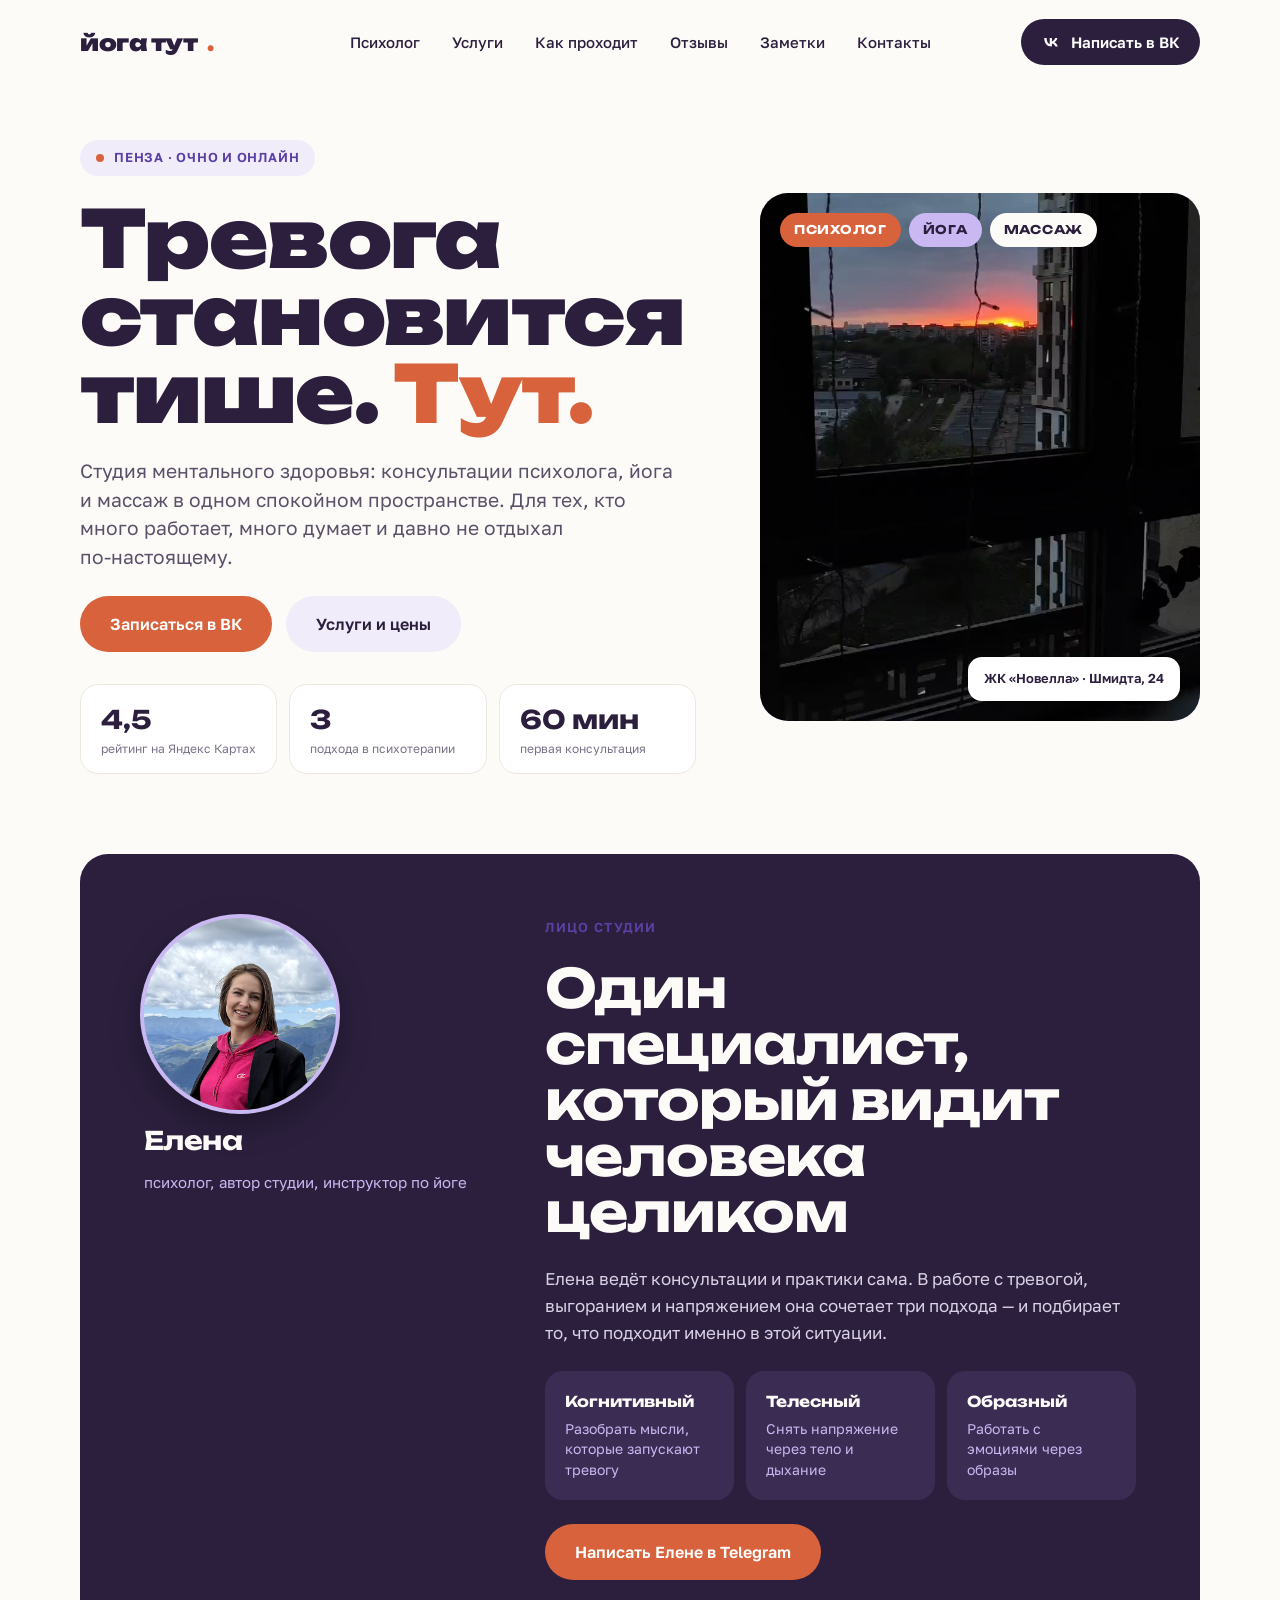
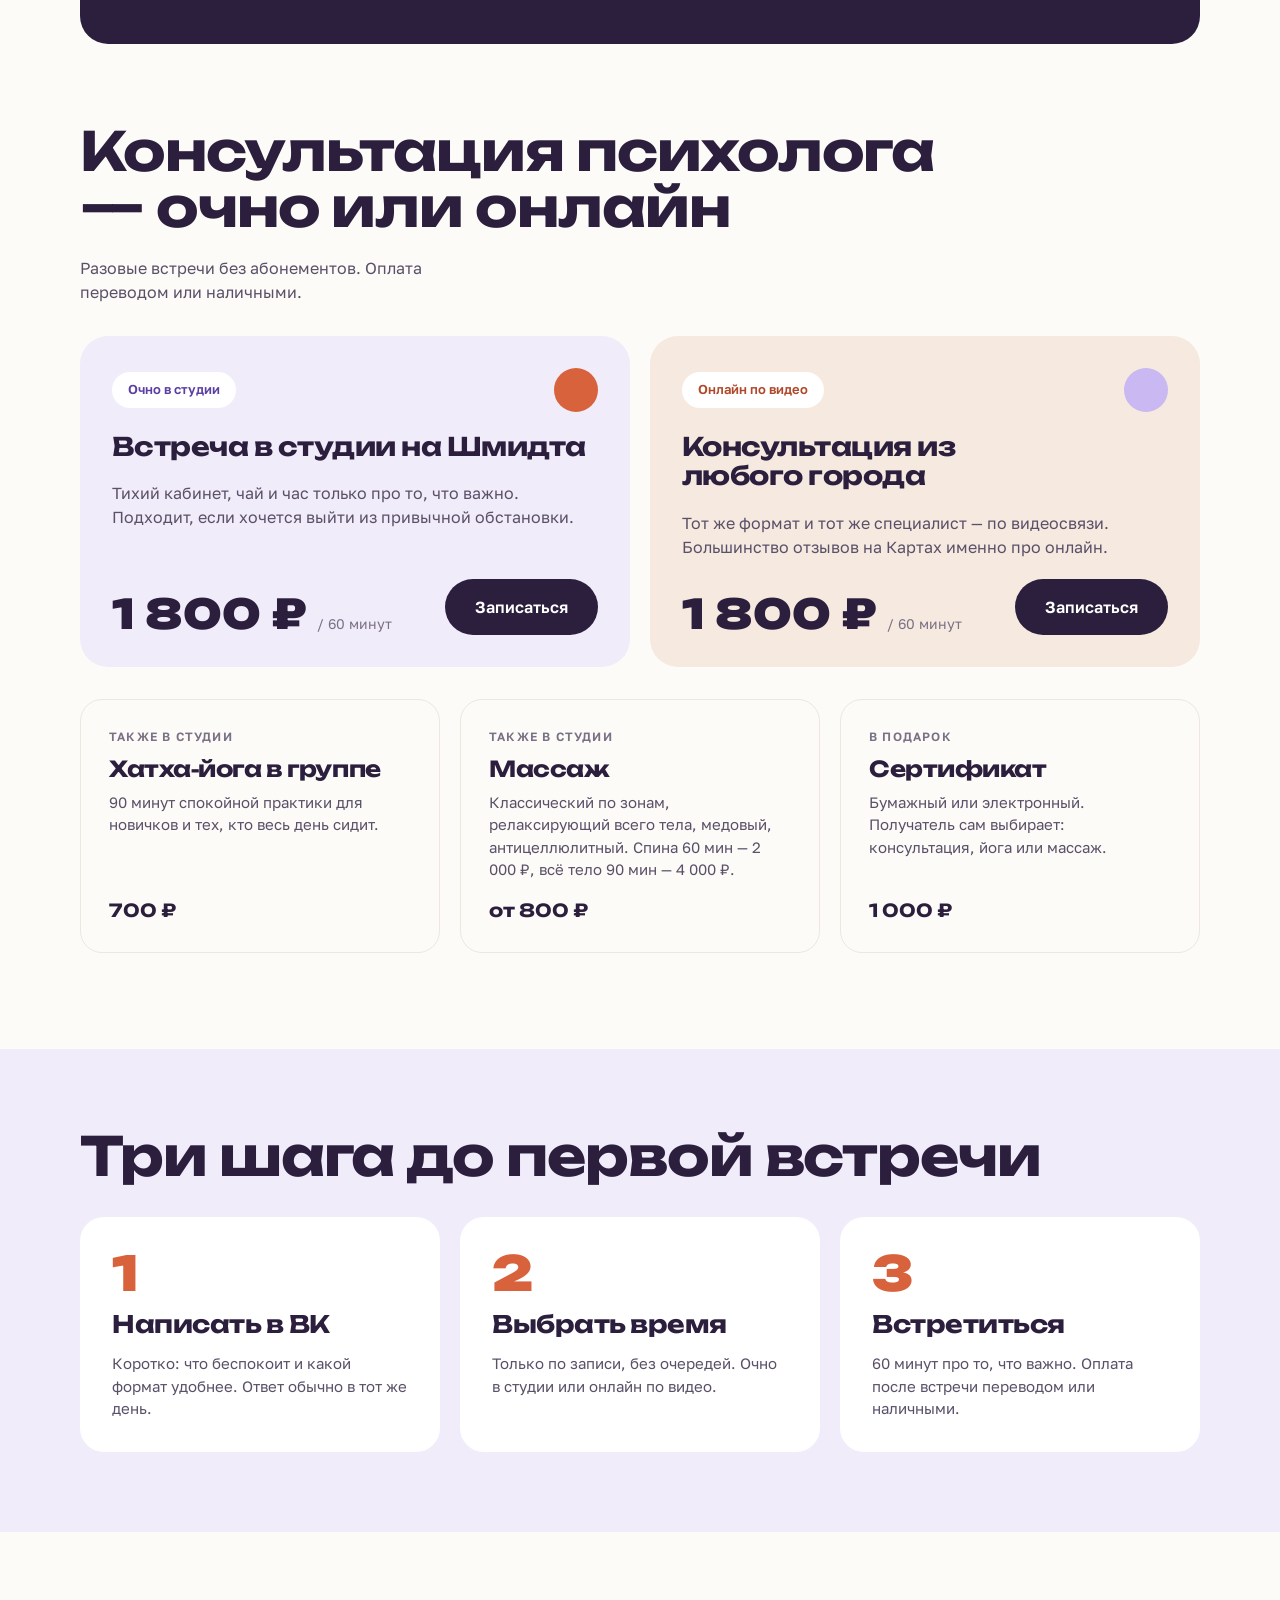
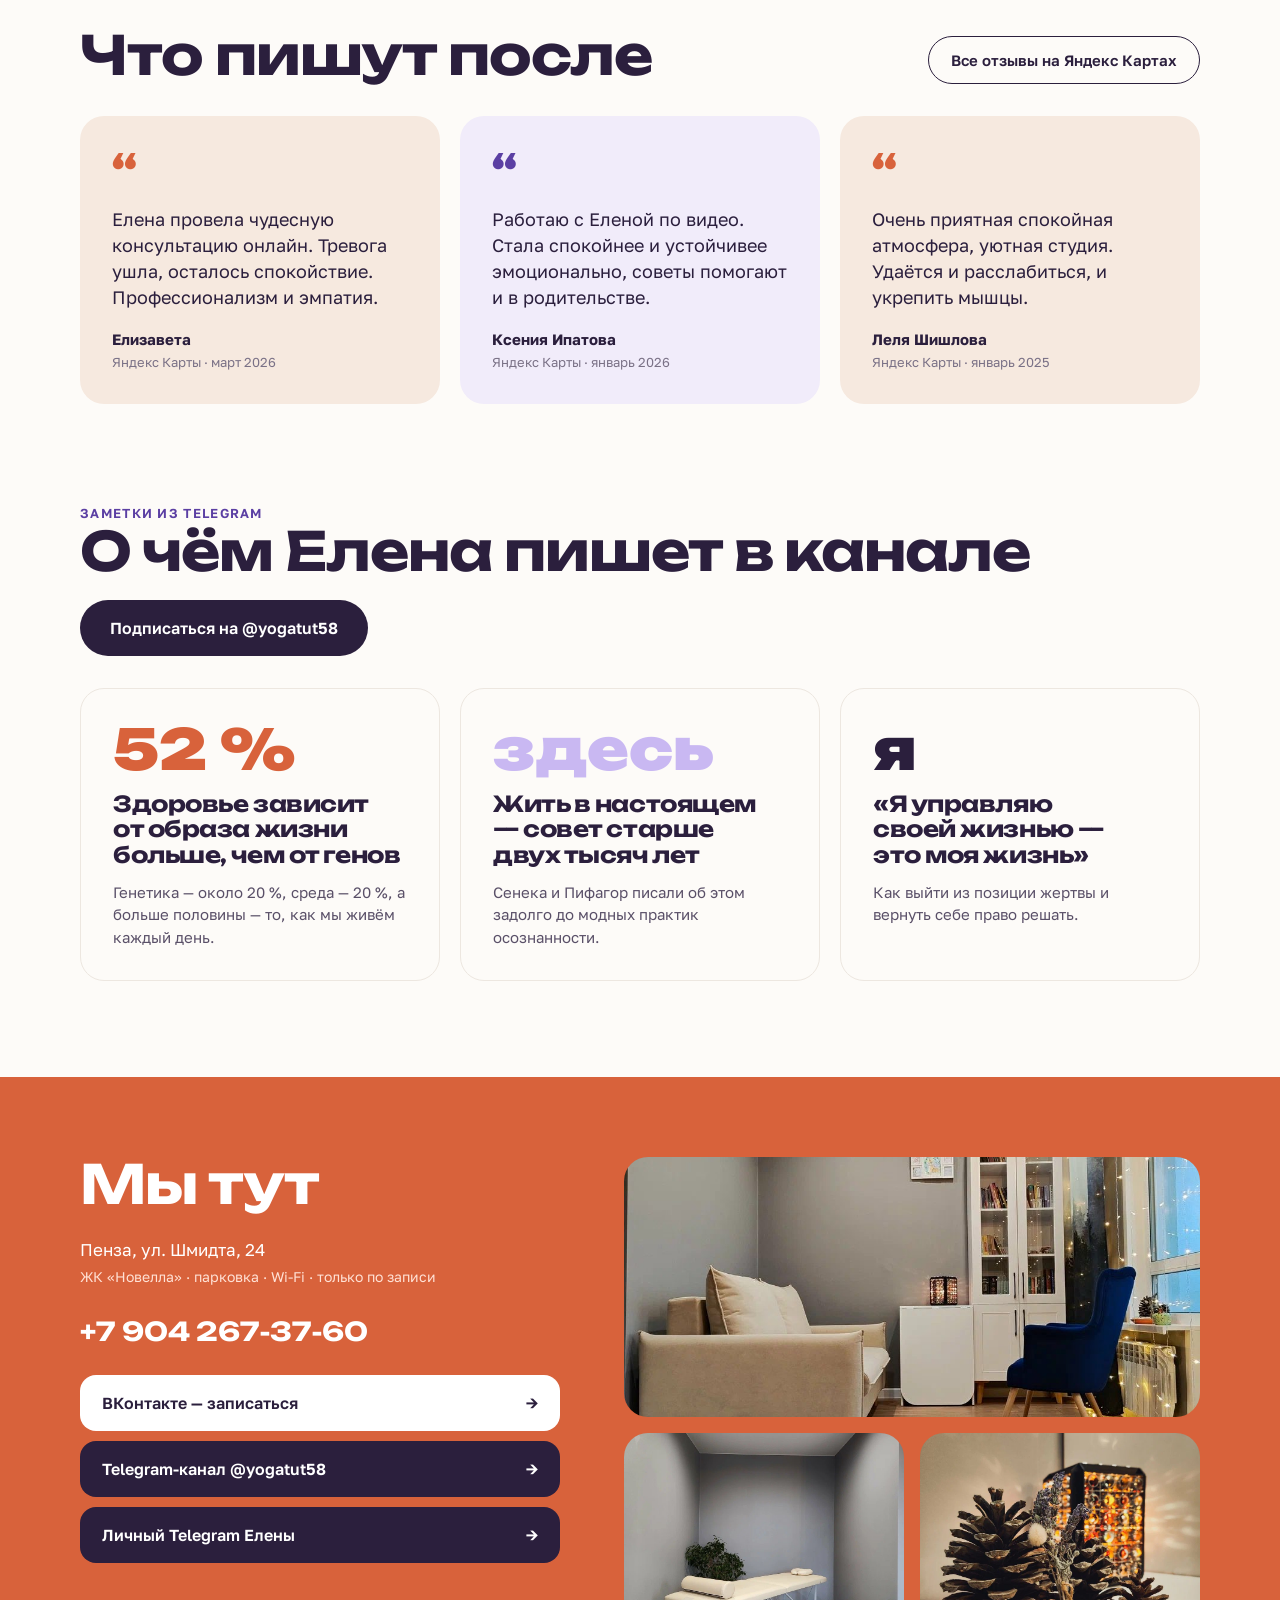
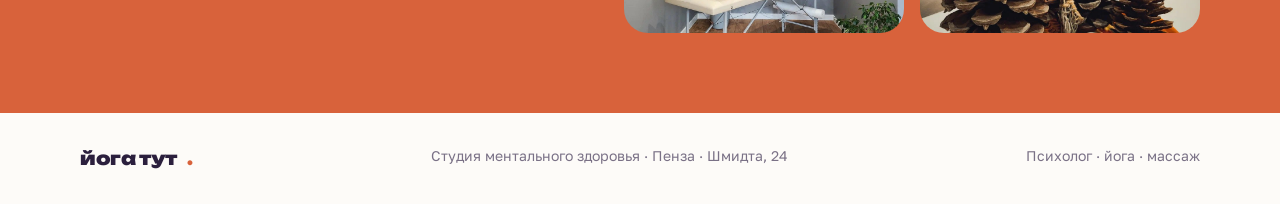
<file: index.html>
<!doctype html>
<html lang="ru">
<head>
<meta charset="utf-8">
<meta name="viewport" content="width=device-width, initial-scale=1">
<title>Йога тут — студия ментального здоровья в Пензе</title>
<meta name="description" content="Консультации психолога очно и онлайн, хатха-йога и массаж. Пенза, ул. Шмидта, 24. Только по записи.">
<link rel="canonical" href="https://yogatut58.ru/">
<meta property="og:type" content="website">
<meta property="og:site_name" content="Йога тут">
<meta property="og:locale" content="ru_RU">
<meta property="og:url" content="https://yogatut58.ru/">
<meta property="og:title" content="Йога тут — психолог, йога и массаж в Пензе">
<meta property="og:description" content="Студия ментального здоровья: консультации психолога очно и онлайн, хатха-йога, массаж. Шмидта, 24. Только по записи.">
<meta property="og:image" content="https://yogatut58.ru/assets/og.jpg">
<meta property="og:image:width" content="1200">
<meta property="og:image:height" content="630">
<meta property="og:image:alt" content="Йога тут — студия ментального здоровья в Пензе">
<meta name="twitter:card" content="summary_large_image">
<meta name="twitter:title" content="Йога тут — психолог, йога и массаж в Пензе">
<meta name="twitter:description" content="Консультации психолога очно и онлайн, хатха-йога, массаж. Пенза, Шмидта, 24.">
<meta name="twitter:image" content="https://yogatut58.ru/assets/og.jpg">
<link rel="icon" href="assets/favicon.svg" type="image/svg+xml">
<link rel="preconnect" href="https://fonts.googleapis.com">
<link rel="preconnect" href="https://fonts.gstatic.com" crossorigin>
<link href="https://fonts.googleapis.com/css2?family=Unbounded:wght@500;700;900&family=Golos+Text:wght@400;500;600;700&display=swap" rel="stylesheet">
<link rel="stylesheet" href="style.css">
<script>(function(){var n=1;try{n=(parseInt(localStorage.getItem('logo')||'0',10)%3)+1;localStorage.setItem('logo',n)}catch(e){}document.documentElement.setAttribute('data-logo',n)})();</script>
<!-- Яндекс Метрика -->
<script>
(function(m,e,t,r,i,k,a){m[i]=m[i]||function(){(m[i].a=m[i].a||[]).push(arguments)};m[i].l=1*new Date();
for(var j=0;j<document.scripts.length;j++){if(document.scripts[j].src===r){return;}}
k=e.createElement(t),a=e.getElementsByTagName(t)[0],k.async=1,k.src=r,a.parentNode.insertBefore(k,a)})
(window,document,"script","https://mc.yandex.ru/metrika/tag.js?id=113128505","ym");
ym(113128505,"init",{clickmap:true,trackLinks:true,accurateTrackBounce:true,webvisor:true});
</script>
<noscript><div><img src="https://mc.yandex.ru/watch/113128505" style="position:absolute;left:-9999px" alt=""></div></noscript>
<!-- /Яндекс Метрика -->
</head>
<body>

<header class="top">
  <a href="#top" class="logo" aria-label="Йога тут, на главную">
    <span class="logo-v logo-v1">йога тут<em>.</em></span>
    <span class="logo-v logo-v2"><svg class="logo-sun" width="34" height="26" viewBox="0 0 40 30" aria-hidden="true"><path d="M4 22A16 16 0 0 1 36 22Z" fill="#D8623B"/><rect x="0" y="24" width="40" height="4" rx="2" fill="#2B1F3D"/></svg>йога тут</span>
    <span class="logo-v logo-v3">йога<span class="logo-pill">тут</span></span>
  </a>
  <nav class="nav">
    <a href="#elena">Психолог</a>
    <a href="#services">Услуги</a>
    <a href="#how">Как проходит</a>
    <a href="#reviews">Отзывы</a>
    <a href="#blog">Заметки</a>
    <a href="#contacts">Контакты</a>
  </nav>
  <a href="https://vk.com/yogatut58" class="btn btn-dark btn-sm">
    <svg width="20" height="20" viewBox="0 0 24 24" fill="currentColor" aria-hidden="true"><path d="M12.8 17.5c-5.6 0-8.8-3.8-8.9-10.2h2.8c.1 4.7 2.2 6.7 3.8 7.1V7.3h2.6v4c1.6-.2 3.3-2 3.9-4h2.6c-.4 2.5-2.3 4.3-3.6 5 1.3.6 3.4 2.2 4.2 5.2h-2.9c-.6-2-2.2-3.5-4.2-3.7v3.7h-.3z"/></svg>
    <span class="hide-sm">Написать в ВК</span><span class="show-sm">В ВК</span>
  </a>
</header>

<main>
<section id="top" class="hero wrap">
  <div class="hero-text">
    <span class="pill pill-lav"><i class="dot"></i>Пенза · очно и онлайн</span>
    <h1>Тревога становится тише. <em>Тут.</em></h1>
    <p class="lead">Студия ментального здоровья: консультации психолога, йога и массаж в одном спокойном пространстве. Для тех, кто много работает, много думает и давно не отдыхал по‑настоящему.</p>
    <div class="row">
      <a href="https://vk.com/yogatut58" class="btn btn-accent">Записаться в ВК</a>
      <a href="#services" class="btn btn-soft">Услуги и цены</a>
    </div>
    <div class="stats">
      <div><b>4,5</b><span>рейтинг на Яндекс Картах</span></div>
      <div><b>3</b><span>подхода в психотерапии</span></div>
      <div><b>60 мин</b><span>первая консультация</span></div>
    </div>
  </div>
  <div class="hero-media">
    <video id="heroVideo" poster="assets/hero-poster.jpg" muted loop playsinline preload="auto" aria-label="Видео: солнце в окнах студии и растения"></video>
    <!-- видео по московскому времени (UTC+3): с 7 до 19 дневное, вечером и ночью закат; src ставим сразу, чтобы браузер не качал оба файла -->
    <script>(function(){var h=(new Date().getUTCHours()+3)%24,x=h>=7&&h<19?['hero','Видео: солнце в окнах студии и растения']:['hero-2','Видео: закат за окном студии, девушка открывает окно'],v=document.getElementById('heroVideo');v.poster='assets/'+x[0]+'-poster.jpg';v.setAttribute('aria-label',x[1]);v.src='assets/'+x[0]+'.mp4'})();</script>
    <div class="tags"><span class="tag tag-accent">психолог</span><span class="tag tag-lav">йога</span><span class="tag tag-paper">массаж</span></div>
    <span class="addr">ЖК «Новелла» · Шмидта, 24</span>
  </div>
</section>

<section id="elena" class="wrap">
  <div class="elena">
    <div class="elena-side">
      <img class="portrait" src="assets/elena.jpg" alt="Елена — психолог, автор студии, инструктор по йоге" width="640" height="640" loading="lazy" decoding="async">
      <h3>Елена</h3>
      <p class="muted-lav">психолог, автор студии, инструктор по йоге</p>
    </div>
    <div class="elena-body">
      <span class="eyebrow eyebrow-lav">Лицо студии</span>
      <h2>Один специалист, который видит человека целиком</h2>
      <p>Елена ведёт консультации и практики сама. В работе с тревогой, выгоранием и напряжением она сочетает три подхода — и подбирает то, что подходит именно в этой ситуации.</p>
      <div class="approaches">
        <div><b>Когнитивный</b><span>Разобрать мысли, которые запускают тревогу</span></div>
        <div><b>Телесный</b><span>Снять напряжение через тело и дыхание</span></div>
        <div><b>Образный</b><span>Работать с эмоциями через образы</span></div>
      </div>
      <a href="https://t.me/psy_SElena" class="btn btn-accent">Написать Елене в Telegram</a>
    </div>
  </div>
</section>

<section id="services" class="wrap services">
  <div class="sec-head">
    <h2>Консультация психолога — очно или онлайн</h2>
    <p>Разовые встречи без абонементов. Оплата переводом или наличными.</p>
  </div>
  <div class="cards-2">
    <article class="card card-lav">
      <div class="card-top"><span class="pill pill-white lav">Очно в студии</span><i class="ball ball-accent"></i></div>
      <h3>Встреча в студии на Шмидта</h3>
      <p>Тихий кабинет, чай и час только про то, что важно. Подходит, если хочется выйти из привычной обстановки.</p>
      <div class="price-row"><div class="price">1 800 ₽ <small>/ 60 минут</small></div><a href="https://vk.com/yogatut58" class="btn btn-dark">Записаться</a></div>
    </article>
    <article class="card card-sand">
      <div class="card-top"><span class="pill pill-white ter">Онлайн по видео</span><i class="ball ball-lav"></i></div>
      <h3>Консультация из любого города</h3>
      <p>Тот же формат и тот же специалист — по видеосвязи. Большинство отзывов на Картах именно про онлайн.</p>
      <div class="price-row"><div class="price">1 800 ₽ <small>/ 60 минут</small></div><a href="https://vk.com/yogatut58" class="btn btn-dark">Записаться</a></div>
    </article>
  </div>
  <div class="cards-3">
    <article class="mini"><span class="eyebrow">Также в студии</span><h3>Хатха‑йога в группе</h3><p>90 минут спокойной практики для новичков и тех, кто весь день сидит.</p><b>700 ₽</b></article>
    <article class="mini"><span class="eyebrow">Также в студии</span><h3>Массаж</h3><p>Классический по зонам, релаксирующий всего тела, медовый, антицеллюлитный. Спина 60 мин — 2 000 ₽, всё тело 90 мин — 4 000 ₽.</p><b>от 800 ₽</b></article>
    <article class="mini"><span class="eyebrow">В подарок</span><h3>Сертификат</h3><p>Бумажный или электронный. Получатель сам выбирает: консультация, йога или массаж.</p><b>1 000 ₽</b></article>
  </div>
</section>

<section id="how" class="how">
  <div class="wrap">
    <h2>Три шага до первой встречи</h2>
    <div class="cards-3">
      <div class="step"><b>1</b><h3>Написать в ВК</h3><p>Коротко: что беспокоит и какой формат удобнее. Ответ обычно в тот же день.</p></div>
      <div class="step"><b>2</b><h3>Выбрать время</h3><p>Только по записи, без очередей. Очно в студии или онлайн по видео.</p></div>
      <div class="step"><b>3</b><h3>Встретиться</h3><p>60 минут про то, что важно. Оплата после встречи переводом или наличными.</p></div>
    </div>
  </div>
</section>

<section id="reviews" class="wrap">
  <div class="sec-head">
    <h2>Что пишут после</h2>
    <a href="https://yandex.ru/maps/org/yoga_tut/146447912907/reviews/" class="btn btn-outline">Все отзывы на Яндекс Картах</a>
  </div>
  <div class="cards-3">
    <blockquote class="review card-sand"><span class="q">“</span><p>Елена провела чудесную консультацию онлайн. Тревога ушла, осталось спокойствие. Профессионализм и эмпатия.</p><footer><b>Елизавета</b><span>Яндекс Карты · март 2026</span></footer></blockquote>
    <blockquote class="review card-lav"><span class="q lav">“</span><p>Работаю с Еленой по видео. Стала спокойнее и устойчивее эмоционально, советы помогают и в родительстве.</p><footer><b>Ксения Ипатова</b><span>Яндекс Карты · январь 2026</span></footer></blockquote>
    <blockquote class="review card-sand"><span class="q">“</span><p>Очень приятная спокойная атмосфера, уютная студия. Удаётся и расслабиться, и укрепить мышцы.</p><footer><b>Леля Шишлова</b><span>Яндекс Карты · январь 2025</span></footer></blockquote>
  </div>
</section>

<section id="blog" class="wrap">
  <div class="sec-head">
    <div><span class="eyebrow eyebrow-lav">Заметки из Telegram</span><h2>О чём Елена пишет в канале</h2></div>
    <a href="https://t.me/yogatut58" class="btn btn-dark">Подписаться на @yogatut58</a>
  </div>
  <div class="cards-3">
    <a href="https://t.me/yogatut58" class="post"><b class="accent">52 %</b><h3>Здоровье зависит от образа жизни больше, чем от генов</h3><p>Генетика — около 20 %, среда — 20 %, а больше половины — то, как мы живём каждый день.</p></a>
    <a href="https://t.me/yogatut58" class="post"><b class="lav">здесь</b><h3>Жить в настоящем — совет старше двух тысяч лет</h3><p>Сенека и Пифагор писали об этом задолго до модных практик осознанности.</p></a>
    <a href="https://t.me/yogatut58" class="post"><b>я</b><h3>«Я управляю своей жизнью — это моя жизнь»</h3><p>Как выйти из позиции жертвы и вернуть себе право решать.</p></a>
  </div>
</section>

<section id="contacts" class="contacts">
  <div class="wrap contacts-grid">
    <div class="contacts-text">
      <h2>Мы тут</h2>
      <p class="addr-line">Пенза, ул. Шмидта, 24<br><small>ЖК «Новелла» · парковка · Wi‑Fi · только по записи</small></p>
      <a href="tel:+79042673760" class="phone">+7 904 267‑37‑60</a>
      <div class="links">
        <a href="https://vk.com/yogatut58" class="link link-white"><span>ВКонтакте — записаться</span><span>→</span></a>
        <a href="https://t.me/yogatut58" class="link link-dark"><span>Telegram‑канал @yogatut58</span><span>→</span></a>
        <a href="https://t.me/psy_SElena" class="link link-dark"><span>Личный Telegram Елены</span><span>→</span></a>
      </div>
    </div>
    <div class="gallery">
      <img src="assets/cabinet.jpg" alt="Кабинет психолога: диван, синее кресло и книжный шкаф" class="g-wide" loading="lazy">
      <img src="assets/massage.jpg" alt="Массажный кабинет" loading="lazy">
      <img src="assets/details.jpg" alt="Шишки, лаванда и камни у лампы" loading="lazy">
    </div>
  </div>
</section>
</main>

<footer class="foot wrap">
  <span class="foot-logo">
    <span class="logo-v logo-v1">йога тут<em>.</em></span>
    <span class="logo-v logo-v2"><svg class="logo-sun" width="26" height="20" viewBox="0 0 40 30" aria-hidden="true"><path d="M4 22A16 16 0 0 1 36 22Z" fill="#D8623B"/><rect x="0" y="24" width="40" height="4" rx="2" fill="#2B1F3D"/></svg>йога тут</span>
    <span class="logo-v logo-v3">йога<span class="logo-pill">тут</span></span>
  </span>
  <span>Студия ментального здоровья · Пенза · Шмидта, 24</span>
  <span>Психолог · йога · массаж</span>
</footer>

<script src="script.js"></script>
</body>
</html>
</file>
<file: style.css>
:root{
  --paper:#FDFBF8;--ink:#2B1F3D;--muted:#5A5068;--muted2:#7A7186;--line:#EDE7E0;
  --accent:#D8623B;--accent-ink:#B0492A;--lav:#C9B8F2;--lav-soft:#F1ECFA;--lav-ink:#5B3FA3;
  --sand:#F6E9DF;--plum:#3A2C52;
  --display:'Unbounded','Golos Text',sans-serif;--body:'Golos Text',system-ui,sans-serif;
}
*{box-sizing:border-box}
html{scroll-behavior:smooth}
body{margin:0;background:var(--paper);color:var(--ink);font-family:var(--body);font-size:16px;line-height:1.5}
h1,h2,h3{font-family:var(--display);font-weight:700;margin:0;letter-spacing:-.02em;text-wrap:balance}
h2{font-size:clamp(30px,4.2vw,56px);line-height:1.04}
h3{font-size:clamp(20px,2vw,28px);line-height:1.15}
p{margin:0}
a{color:inherit;text-decoration:none}
img,video{max-width:100%;display:block}
.wrap{width:min(1280px,100% - 40px);margin-inline:auto}
@media(min-width:900px){.wrap{width:min(1280px,100% - 160px)}}

/* buttons, pills */
.btn{display:inline-flex;align-items:center;justify-content:center;gap:10px;height:56px;padding:0 30px;border-radius:999px;font-weight:600;font-size:16px;white-space:nowrap;transition:transform .12s,background .15s}
.btn:active{transform:scale(.97)}
.btn-sm{height:46px;padding:0 20px;font-size:15px}
.btn-accent{background:var(--accent);color:#fff}
.btn-accent:hover{background:var(--accent-ink)}
.btn-dark{background:var(--ink);color:#fff}
.btn-dark:hover{background:var(--plum)}
.btn-soft{background:var(--lav-soft);color:var(--ink)}
.btn-outline{background:transparent;border:1.5px solid var(--ink);height:48px;padding:0 22px;font-size:15px}
.pill{display:inline-flex;align-items:center;gap:10px;padding:8px 16px;border-radius:999px;font-size:13px;font-weight:600;letter-spacing:.06em;text-transform:uppercase}
.pill-lav{background:var(--lav-soft);color:var(--lav-ink)}
.pill-white{background:#fff;letter-spacing:0;text-transform:none}
.pill-white.lav{color:var(--lav-ink)}.pill-white.ter{color:var(--accent-ink)}
.dot{width:8px;height:8px;border-radius:50%;background:var(--accent)}
.eyebrow{font-size:12px;font-weight:600;letter-spacing:.1em;text-transform:uppercase;color:var(--muted2)}
.eyebrow-lav{color:var(--lav-ink);font-size:13px}
.hide-sm{display:inline}.show-sm{display:none}
@media(max-width:640px){.hide-sm{display:none}.show-sm{display:inline}}

/* header */
.top{display:grid;grid-template-columns:1fr auto 1fr;align-items:center;gap:20px;height:84px;padding-inline:20px;position:sticky;top:0;z-index:10;background:rgba(253,251,248,.9);backdrop-filter:blur(10px)}
/* меню всегда по центру, ширина логотипа (их три варианта) его не двигает */
.top>.logo{grid-column:1;justify-self:start}
.top>.nav{grid-column:2}
.top>.btn{grid-column:3;justify-self:end}
@media(min-width:900px){.top{padding-inline:80px}}
.logo{display:flex;align-items:center;font-family:var(--display);font-weight:900;font-size:22px;letter-spacing:-.02em}
/* три варианта логотипа; какой показать, решает data-logo на <html> (скрипт в head) */
.logo-v{display:none;align-items:center;gap:10px;white-space:nowrap}
:root:not([data-logo]) .logo-v1,[data-logo="1"] .logo-v1,[data-logo="2"] .logo-v2,[data-logo="3"] .logo-v3{display:inline-flex}
.logo-v em{font-style:normal;color:var(--accent)}
.logo-sun{flex:none}
.logo-pill{display:inline-block;background:var(--accent);color:#fff;border-radius:999px;padding:.05em .45em .15em;margin-left:.25em;line-height:1.1}
.nav{display:none;gap:32px;font-size:15px;font-weight:500}
.nav a:hover{color:var(--accent)}
@media(min-width:1100px){.nav{display:flex}}

/* hero */
.hero{display:grid;grid-template-columns:1fr;gap:32px;padding-block:24px 64px;align-items:center}
@media(min-width:900px){.hero{grid-template-columns:7fr 5fr;gap:64px;padding-block:56px 80px}}
.hero-text{display:flex;flex-direction:column;gap:24px;align-items:flex-start}
h1{font-size:clamp(44px,6.2vw,88px);line-height:.98;font-weight:900}
h1 em{font-style:normal;color:var(--accent)}
.lead{font-size:clamp(17px,1.5vw,21px);color:var(--muted);max-width:600px}
.row{display:flex;flex-wrap:wrap;gap:14px;width:100%}
@media(max-width:640px){.row .btn{flex:1 1 100%}}
.stats{display:grid;grid-template-columns:repeat(3,minmax(0,1fr));gap:12px;width:100%;padding-top:8px}
.stats div{display:flex;flex-direction:column;gap:2px;padding:16px 20px;border-radius:18px;background:#fff;border:1px solid var(--line)}
.stats b{font-family:var(--display);font-size:clamp(20px,2vw,26px);white-space:nowrap}
.stats span{font-size:12px;color:var(--muted2);line-height:1.3}
@media(max-width:640px){.stats div{padding:12px 10px}.stats b{font-size:17px}}
.hero-media{position:relative;aspect-ratio:5/6;max-height:620px;border-radius:28px;overflow:hidden;background:var(--lav)}
@media(max-width:640px){.hero-media{aspect-ratio:4/5;border-radius:22px}}
.hero-media video{position:absolute;inset:0;width:100%;height:100%;object-fit:cover}
.tags{position:absolute;left:20px;top:20px;display:flex;gap:8px;flex-wrap:wrap}
.tag{padding:8px 14px;border-radius:999px;font-family:var(--display);font-weight:700;font-size:12px;letter-spacing:.06em;text-transform:uppercase}
.tag-accent{background:var(--accent);color:#fff}.tag-lav{background:var(--lav);color:var(--ink)}.tag-paper{background:var(--paper);color:var(--ink)}
.addr{position:absolute;right:20px;bottom:20px;padding:12px 16px;border-radius:14px;background:#fff;font-size:13px;font-weight:600}

/* elena */
.elena{display:grid;grid-template-columns:1fr;gap:28px;padding:32px 24px;border-radius:28px;background:var(--ink);color:var(--paper);margin-bottom:80px}
@media(min-width:900px){.elena{grid-template-columns:4fr 7fr;gap:64px;padding:64px}}
.elena h2,.elena h3{color:var(--paper)}
.elena-side{display:flex;flex-direction:column;gap:16px}
.portrait{width:clamp(120px,15vw,220px);height:auto;aspect-ratio:1;border-radius:50%;object-fit:cover;display:block;background:var(--lav);box-shadow:0 0 0 4px var(--lav),0 12px 32px rgba(0,0,0,.35)}
.muted-lav{color:var(--lav);font-size:15px}
.elena-body{display:flex;flex-direction:column;gap:24px;align-items:flex-start}
.elena-body>p{color:#D9D2E6;font-size:17px;line-height:1.6}
.approaches{display:grid;grid-template-columns:1fr;gap:12px;width:100%}
@media(min-width:700px){.approaches{grid-template-columns:repeat(3,minmax(0,1fr))}}
.approaches div{display:flex;flex-direction:column;gap:6px;padding:20px;border-radius:18px;background:var(--plum)}
.approaches b{font-family:var(--display);font-size:15px}
.approaches span{font-size:14px;color:var(--lav);line-height:1.45}

/* services */
.services{display:flex;flex-direction:column;gap:32px;padding-bottom:96px}
.sec-head{display:flex;flex-wrap:wrap;justify-content:space-between;align-items:flex-end;gap:20px 40px}
.sec-head>p{color:var(--muted);max-width:420px}
.cards-2{display:grid;grid-template-columns:1fr;gap:20px}
.cards-3{display:grid;grid-template-columns:1fr;gap:20px}
@media(min-width:800px){.cards-2{grid-template-columns:repeat(2,minmax(0,1fr))}.cards-3{grid-template-columns:repeat(3,minmax(0,1fr))}}
.card{display:flex;flex-direction:column;gap:20px;padding:32px;border-radius:28px}
@media(max-width:640px){.card{padding:24px;border-radius:22px}}
.card-lav{background:var(--lav-soft)}.card-sand{background:var(--sand)}
.card-top{display:flex;justify-content:space-between;align-items:center}
.ball{width:44px;height:44px;border-radius:50%}.ball-accent{background:var(--accent)}.ball-lav{background:var(--lav)}
.card p{color:var(--muted);flex-grow:1}
.price-row{display:flex;flex-wrap:wrap;justify-content:space-between;align-items:flex-end;gap:16px}
.price{font-family:var(--display);font-weight:900;font-size:clamp(34px,3.2vw,44px);line-height:1}
.price small{font-family:var(--body);font-weight:400;font-size:14px;color:var(--muted2)}
.mini{display:flex;flex-direction:column;gap:10px;padding:28px;border-radius:22px;border:1.5px solid var(--line)}
.mini h3{font-size:22px}.mini p{color:var(--muted);font-size:15px;flex-grow:1}
.mini b{font-family:var(--display);font-size:18px;padding-top:6px}

/* how */
.how{background:var(--lav-soft);padding-block:64px}
@media(min-width:900px){.how{padding-block:80px}}
.how .wrap{display:flex;flex-direction:column;gap:32px}
.step{display:flex;flex-direction:column;gap:14px;padding:32px;border-radius:24px;background:#fff}
.step b{font-family:var(--display);font-weight:900;font-size:48px;line-height:1;color:var(--accent)}
.step h3{font-size:24px}.step p{color:var(--muted);font-size:15px}

/* reviews */
#reviews{display:flex;flex-direction:column;gap:32px;padding-block:96px}
.review{margin:0;display:flex;flex-direction:column;gap:18px;padding:32px;border-radius:24px}
.q{font-family:var(--display);font-weight:900;font-size:40px;line-height:1;color:var(--accent)}
.q.lav{color:var(--lav-ink)}
.review p{font-size:18px;line-height:1.45;flex-grow:1}
.review footer{display:flex;flex-direction:column;gap:2px}
.review footer b{font-size:15px}.review footer span{font-size:13px;color:var(--muted2)}

/* blog */
#blog{display:flex;flex-direction:column;gap:32px;padding-bottom:96px}
.post{display:flex;flex-direction:column;gap:14px;padding:32px;border-radius:24px;border:1.5px solid var(--line);transition:border-color .15s}
.post:hover{border-color:var(--ink)}
.post b{font-family:var(--display);font-weight:900;font-size:56px;line-height:1}
.post b.accent{color:var(--accent)}.post b.lav{color:var(--lav)}
.post h3{font-size:22px}.post p{color:var(--muted);font-size:15px}

/* contacts */
.contacts{background:var(--accent);color:#fff;padding-block:64px}
@media(min-width:900px){.contacts{padding-block:80px}}
.contacts-grid{display:grid;grid-template-columns:1fr;gap:40px}
@media(min-width:900px){.contacts-grid{grid-template-columns:5fr 6fr;gap:64px}}
.contacts h2{color:#fff}
.contacts-text{display:flex;flex-direction:column;gap:24px}
.addr-line{font-size:17px}.addr-line small{font-size:14px;color:#FFE1D5}
.phone{font-family:var(--display);font-weight:700;font-size:clamp(22px,2.4vw,26px)}
.links{display:flex;flex-direction:column;gap:10px}
.link{display:flex;justify-content:space-between;align-items:center;height:56px;padding:0 22px;border-radius:16px;font-weight:600}
.link-white{background:#fff;color:var(--ink)}.link-dark{background:var(--ink);color:#fff}
.gallery{display:grid;grid-template-columns:repeat(2,minmax(0,1fr));gap:16px}
.gallery img{width:100%;height:200px;object-fit:cover;border-radius:24px}
.gallery .g-wide{grid-column:span 2;height:260px}
@media(max-width:640px){.gallery img{height:140px;border-radius:18px}.gallery .g-wide{height:180px}}

/* footer */
.foot{display:flex;flex-wrap:wrap;justify-content:space-between;gap:8px 24px;padding-block:32px;font-size:14px;color:var(--muted2)}
.foot-logo{font-family:var(--display);font-weight:900;font-size:18px;color:var(--ink);letter-spacing:-.02em}

@media(prefers-reduced-motion:reduce){html{scroll-behavior:auto}.btn{transition:none}}
</file>
